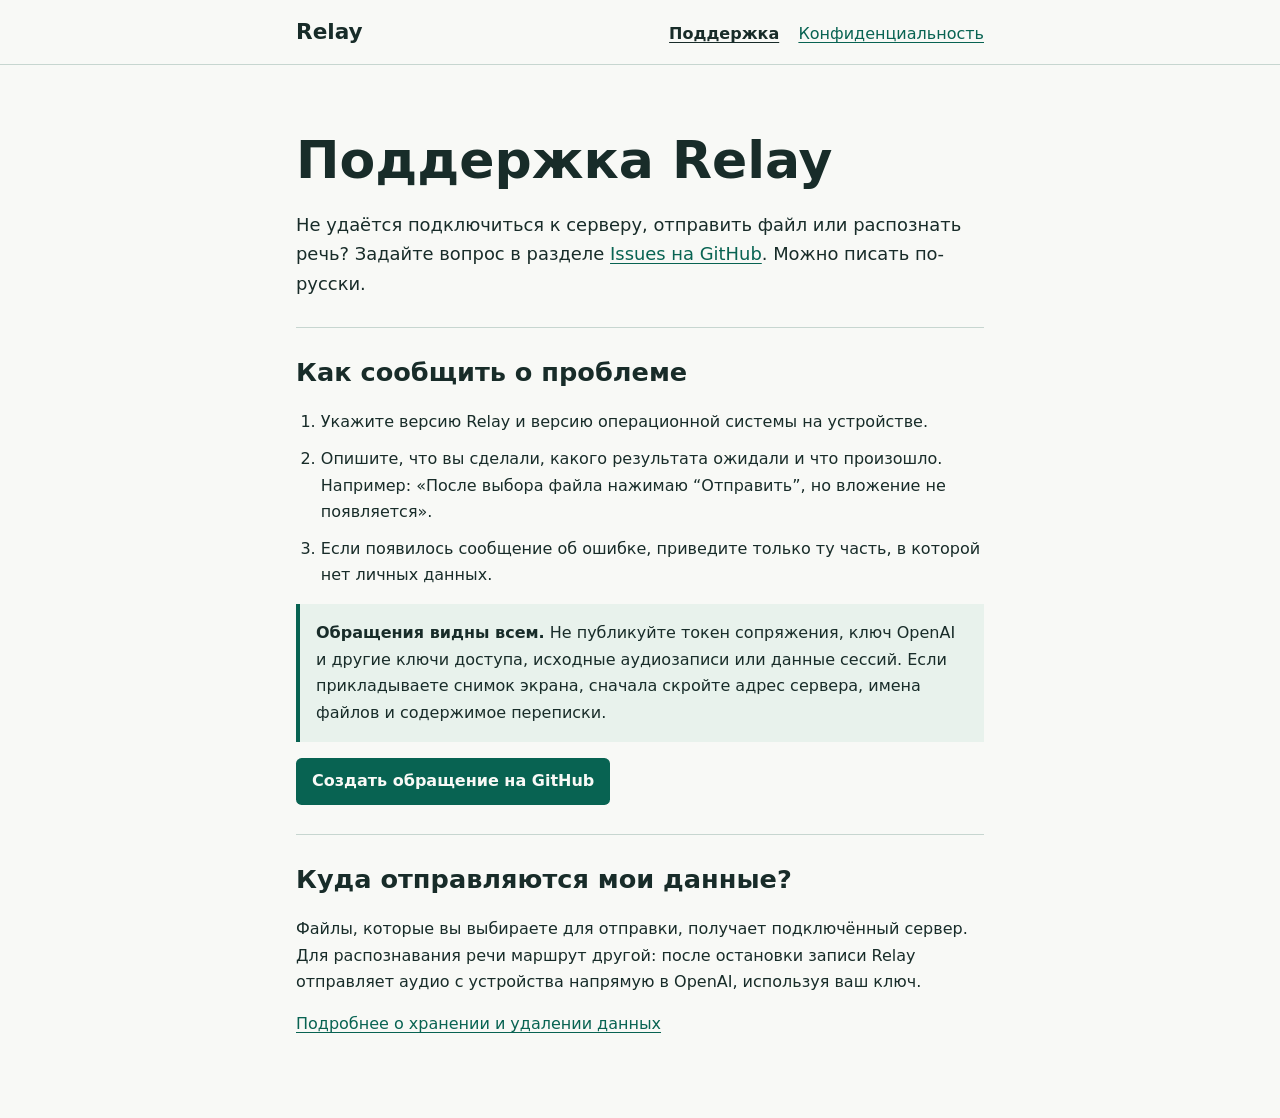
<file: index.html>
<!doctype html>
<html lang="ru">
<head>
  <meta charset="utf-8">
  <meta name="viewport" content="width=device-width, initial-scale=1">
  <meta name="description" content="Как получить помощь с Relay и безопасно сообщить о проблеме.">
  <title>Поддержка Relay</title>
  <link rel="stylesheet" href="./site.css">
</head>
<body>
  <header><nav aria-label="Разделы сайта">
    <strong lang="en">Relay</strong>
    <a href="./" aria-current="page">Поддержка</a>
    <a href="./privacy/">Конфиденциальность</a>
  </nav></header>
  <main>
    <h1>Поддержка Relay</h1>
    <p class="lead">Не удаётся подключиться к серверу, отправить файл или распознать речь? Задайте вопрос в разделе <a href="https://github.com/bigexxx/relay-support/issues">Issues на GitHub</a>. Можно писать по-русски.</p>
    <section>
      <h2>Как сообщить о проблеме</h2>
      <ol>
        <li>Укажите версию Relay и версию операционной системы на устройстве.</li>
        <li>Опишите, что вы сделали, какого результата ожидали и что произошло. Например: «После выбора файла нажимаю “Отправить”, но вложение не появляется».</li>
        <li>Если появилось сообщение об ошибке, приведите только ту часть, в которой нет личных данных.</li>
      </ol>
      <aside><strong>Обращения видны всем.</strong> Не публикуйте токен сопряжения, ключ OpenAI и другие ключи доступа, исходные аудиозаписи или данные сессий. Если прикладываете снимок экрана, сначала скройте адрес сервера, имена файлов и содержимое переписки.</aside>
      <p><a class="button" href="https://github.com/bigexxx/relay-support/issues/new">Создать обращение на GitHub</a></p>
    </section>
    <section>
      <h2>Куда отправляются мои данные?</h2>
      <p>Файлы, которые вы выбираете для отправки, получает подключённый сервер. Для распознавания речи маршрут другой: после остановки записи Relay отправляет аудио с устройства напрямую в OpenAI, используя ваш ключ.</p>
      <p><a href="./privacy/">Подробнее о хранении и удалении данных</a></p>
    </section>
  </main>
</body>
</html>
</file>
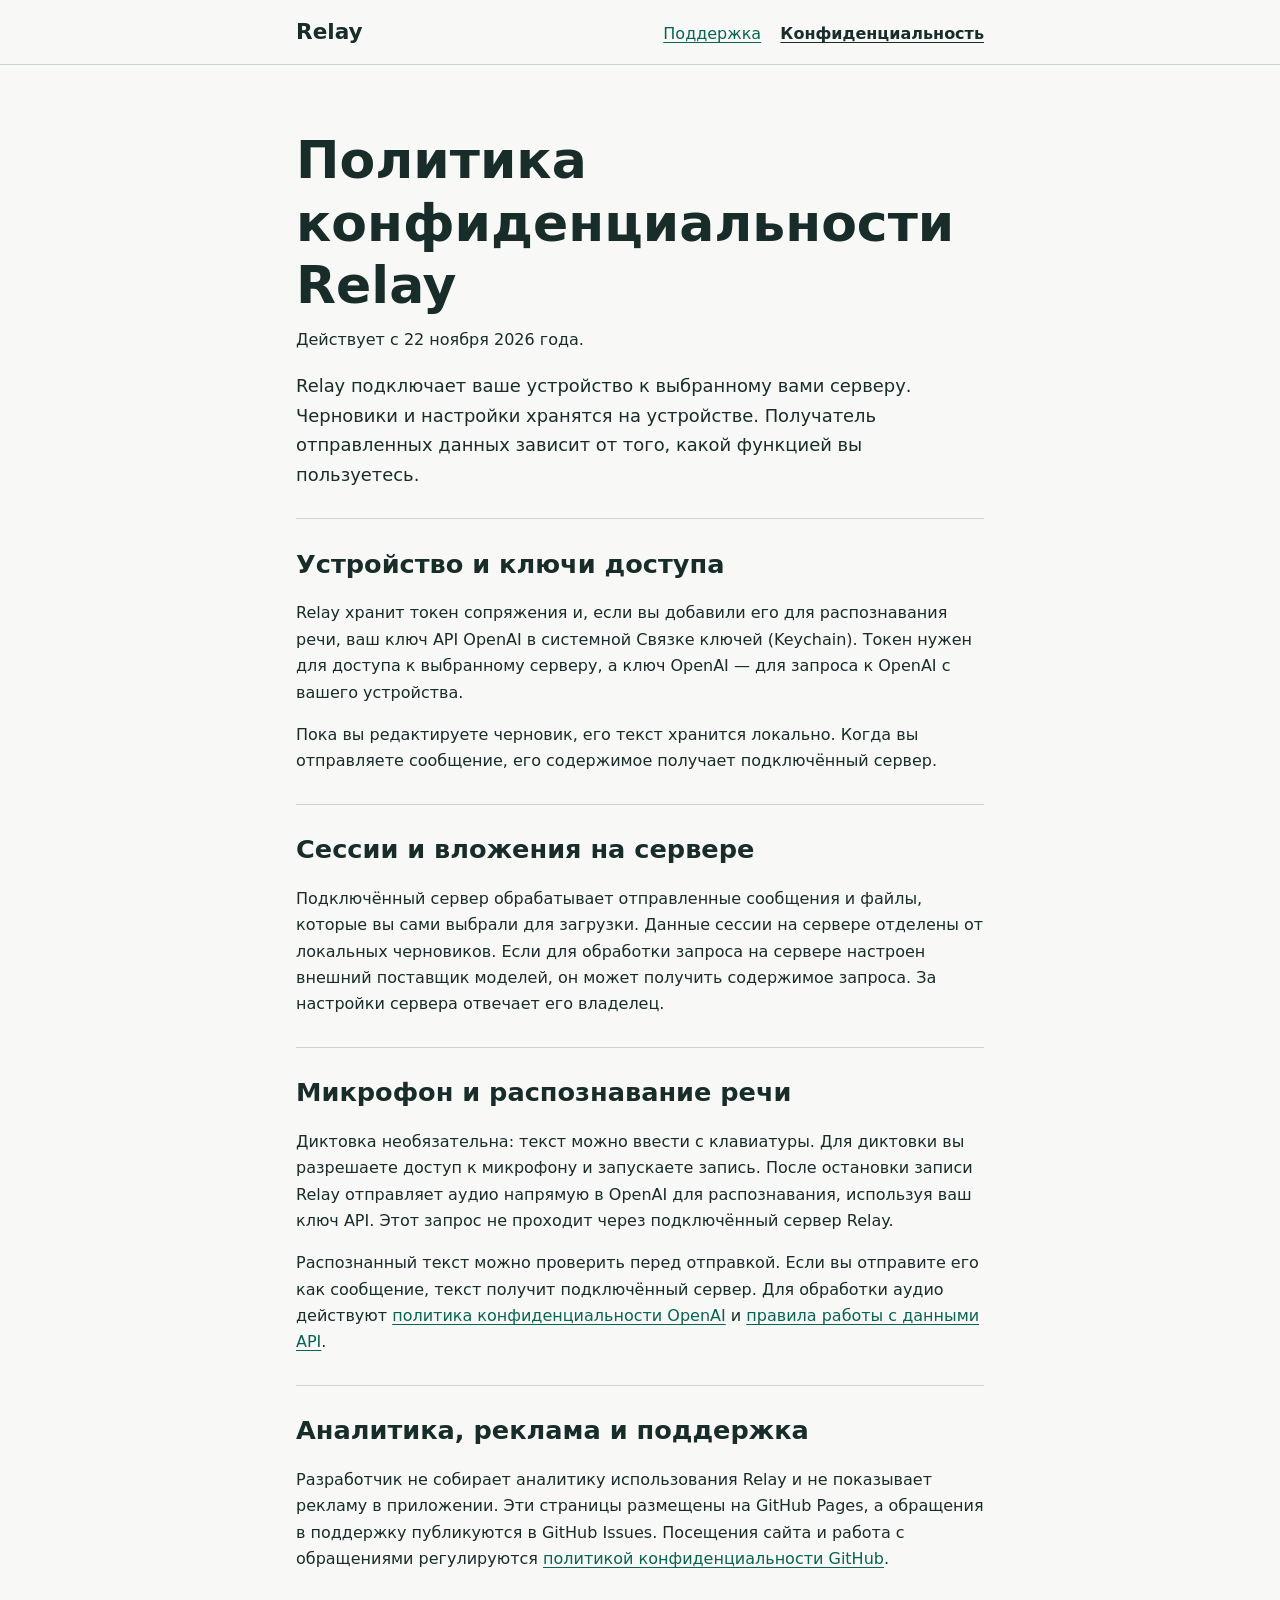
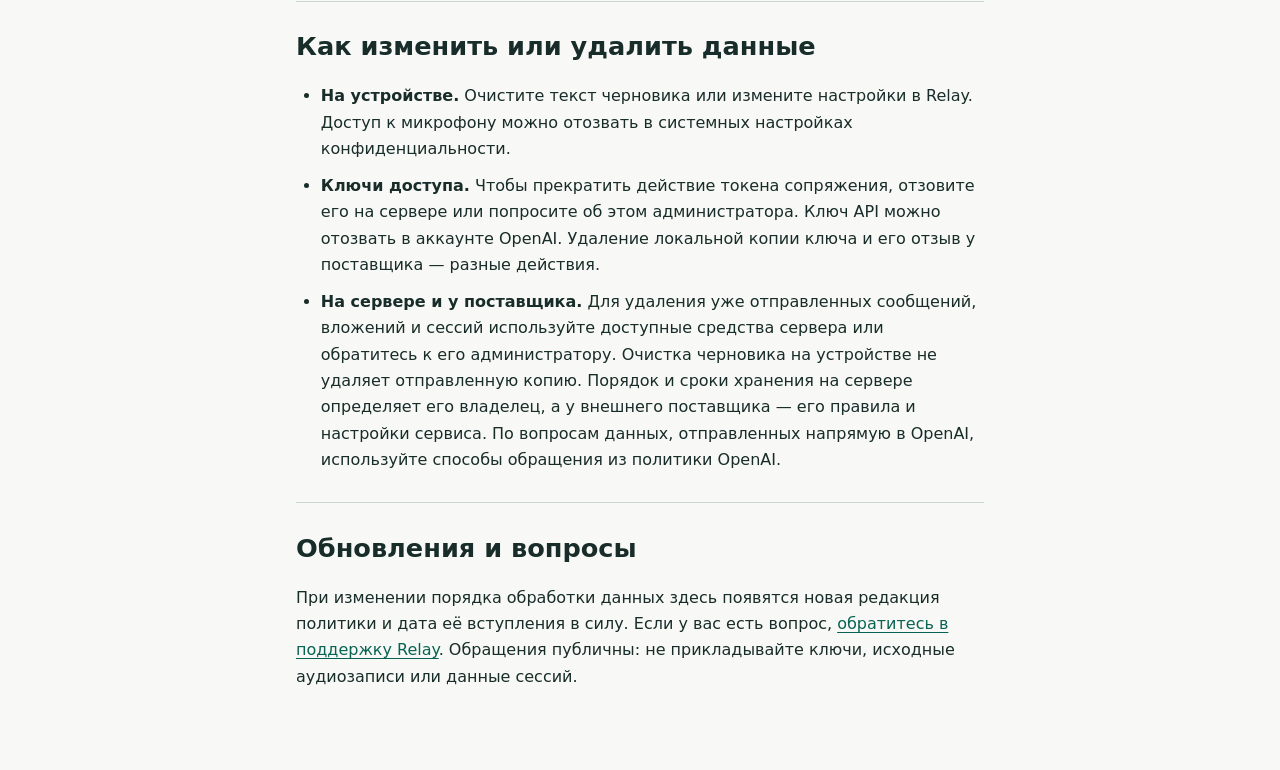
<file: privacy/index.html>
<!doctype html>
<html lang="ru">
<head>
  <meta charset="utf-8">
  <meta name="viewport" content="width=device-width, initial-scale=1">
  <meta name="description" content="Какие данные Relay хранит на устройстве, что получает подключённый сервер и как работает распознавание речи через OpenAI.">
  <title>Политика конфиденциальности Relay</title>
  <link rel="stylesheet" href="../site.css">
</head>
<body>
  <header><nav aria-label="Разделы сайта">
    <strong lang="en">Relay</strong>
    <a href="../">Поддержка</a>
    <a href="./" aria-current="page">Конфиденциальность</a>
  </nav></header>
  <main>
    <h1>Политика конфиденциальности Relay</h1>
    <p class="date">Действует с <time datetime="2026-11-22">22 ноября 2026 года</time>.</p>
    <p class="lead">Relay подключает ваше устройство к выбранному вами серверу. Черновики и настройки хранятся на устройстве. Получатель отправленных данных зависит от того, какой функцией вы пользуетесь.</p>
    <section>
      <h2>Устройство и ключи доступа</h2>
      <p>Relay хранит токен сопряжения и, если вы добавили его для распознавания речи, ваш ключ API OpenAI в системной Связке ключей (Keychain). Токен нужен для доступа к выбранному серверу, а ключ OpenAI — для запроса к OpenAI с вашего устройства.</p>
      <p>Пока вы редактируете черновик, его текст хранится локально. Когда вы отправляете сообщение, его содержимое получает подключённый сервер.</p>
    </section>
    <section>
      <h2>Сессии и вложения на сервере</h2>
      <p>Подключённый сервер обрабатывает отправленные сообщения и файлы, которые вы сами выбрали для загрузки. Данные сессии на сервере отделены от локальных черновиков. Если для обработки запроса на сервере настроен внешний поставщик моделей, он может получить содержимое запроса. За настройки сервера отвечает его владелец.</p>
    </section>
    <section>
      <h2>Микрофон и распознавание речи</h2>
      <p>Диктовка необязательна: текст можно ввести с клавиатуры. Для диктовки вы разрешаете доступ к микрофону и запускаете запись. После остановки записи Relay отправляет аудио напрямую в OpenAI для распознавания, используя ваш ключ API. Этот запрос не проходит через подключённый сервер Relay.</p>
      <p>Распознанный текст можно проверить перед отправкой. Если вы отправите его как сообщение, текст получит подключённый сервер. Для обработки аудио действуют <a href="https://openai.com/policies/privacy-policy/">политика конфиденциальности OpenAI</a> и <a href="https://platform.openai.com/docs/guides/your-data">правила работы с данными API</a>.</p>
    </section>
    <section>
      <h2>Аналитика, реклама и поддержка</h2>
      <p>Разработчик не собирает аналитику использования Relay и не показывает рекламу в приложении. Эти страницы размещены на GitHub Pages, а обращения в поддержку публикуются в GitHub Issues. Посещения сайта и работа с обращениями регулируются <a href="https://docs.github.com/en/site-policy/privacy-policies/github-general-privacy-statement">политикой конфиденциальности GitHub</a>.</p>
    </section>
    <section>
      <h2>Как изменить или удалить данные</h2>
      <ul>
        <li><strong>На устройстве.</strong> Очистите текст черновика или измените настройки в Relay. Доступ к микрофону можно отозвать в системных настройках конфиденциальности.</li>
        <li><strong>Ключи доступа.</strong> Чтобы прекратить действие токена сопряжения, отзовите его на сервере или попросите об этом администратора. Ключ API можно отозвать в аккаунте OpenAI. Удаление локальной копии ключа и его отзыв у поставщика — разные действия.</li>
        <li><strong>На сервере и у поставщика.</strong> Для удаления уже отправленных сообщений, вложений и сессий используйте доступные средства сервера или обратитесь к его администратору. Очистка черновика на устройстве не удаляет отправленную копию. Порядок и сроки хранения на сервере определяет его владелец, а у внешнего поставщика — его правила и настройки сервиса. По вопросам данных, отправленных напрямую в OpenAI, используйте способы обращения из политики OpenAI.</li>
      </ul>
    </section>
    <section>
      <h2>Обновления и вопросы</h2>
      <p>При изменении порядка обработки данных здесь появятся новая редакция политики и дата её вступления в силу. Если у вас есть вопрос, <a href="../">обратитесь в поддержку Relay</a>. Обращения публичны: не прикладывайте ключи, исходные аудиозаписи или данные сессий.</p>
    </section>
  </main>
</body>
</html>
</file>
<file: site.css>
:root {
  color-scheme: light dark;
  --paper: #f8f9f6;
  --ink: #182c29;
  --link: #086352;
  --line: #c7d6d0;
  --note: #e8f2ec;
  font: 100%/1.65 system-ui, sans-serif;
  color: var(--ink);
  background: var(--paper);
}
@media (prefers-color-scheme: dark) {
  :root {
    --paper: #14201e;
    --ink: #e8f1ee;
    --link: #93dfc3;
    --line: #405850;
    --note: #203630;
  }
}
* { box-sizing: border-box; }
body { margin: 0; }
header { border-bottom: 1px solid var(--line); }
nav, main {
  max-width: 48rem;
  margin-inline: auto;
  padding-inline: clamp(1rem, 4vw, 2.5rem);
}
nav {
  display: flex;
  flex-wrap: wrap;
  align-items: baseline;
  gap: .4rem 1.2rem;
  padding-block: .9rem;
}
nav strong { margin-inline-end: auto; font-size: 1.35rem; }
nav a[aria-current] { color: var(--ink); font-weight: 650; }
main { padding-block: clamp(2rem, 6vw, 4rem) 4rem; }
h1, h2 { line-height: 1.2; text-wrap: balance; }
h1 { font-size: clamp(1.7rem, 4.5vw, 3.25rem); margin: 0; overflow-wrap: anywhere; }
h2 { font-size: clamp(1.25rem, 3vw, 1.6rem); }
.lead { font-size: 1.12rem; }
.date { margin-top: .65rem; }
section { border-top: 1px solid var(--line); margin-top: 1.8rem; padding-top: .5rem; }
a { color: var(--link); text-underline-offset: .18em; }
a:focus-visible { outline: 3px solid currentColor; outline-offset: 3px; }
ol, ul { padding-inline-start: 1.55rem; }
li + li { margin-top: .65rem; }
aside { background: var(--note); border-inline-start: .25rem solid var(--link); padding: 1rem; }
.button {
  display: inline-block;
  color: var(--paper);
  background: var(--link);
  padding: .65rem 1rem;
  border-radius: .35rem;
  font-weight: 650;
  text-decoration: none;
}
.button:focus-visible { outline-color: var(--link); }
.button:hover { text-decoration: underline; }
</file>
